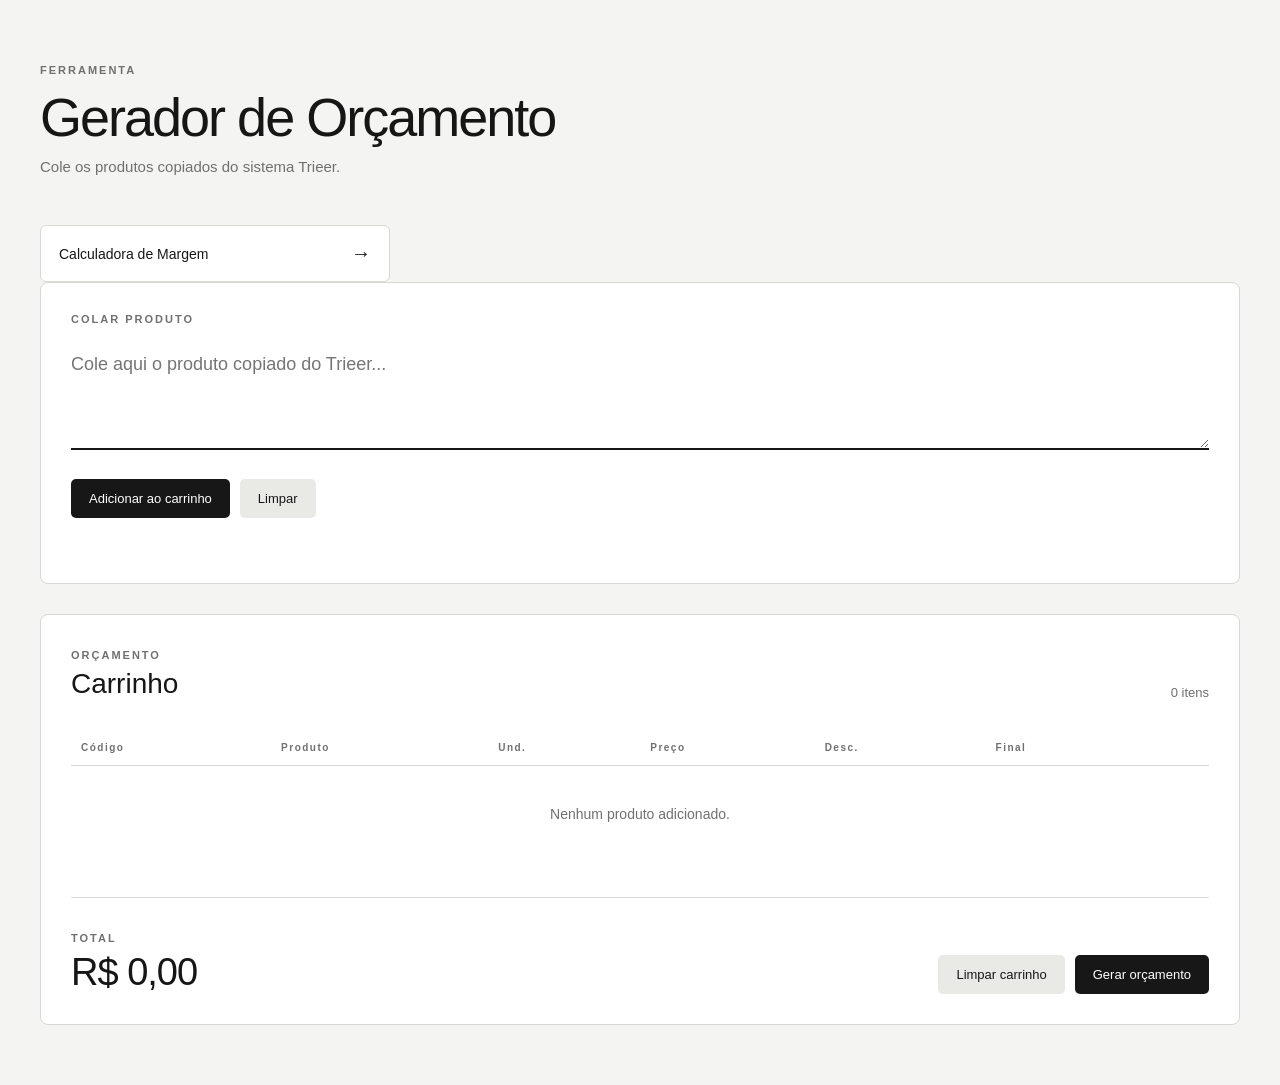
<file: index.html>
<!DOCTYPE html>
<html lang="pt-BR">
<head>
    <meta charset="UTF-8">
    <meta name="viewport" content="width=device-width, initial-scale=1.0">

    <title>Gerador de Orçamento</title>

    <link rel="stylesheet" href="./assets/css/style.css">
</head>

<body>

    <main class="container">

        <header class="header">
            <div>
                <span class="label">FERRAMENTA</span>
                <h1>Gerador de Orçamento</h1>
                <p>Cole os produtos copiados do sistema Trieer.</p>
            </div>
        </header>
        <a href="assets/pages/calcMargem.html" class="tool-link">
            Calculadora de Margem
            <span>→</span>
        </a>
        <section class="input-section">

            <label for="produto-input">COLAR PRODUTO</label>

            <textarea
                id="produto-input"
                placeholder="Cole aqui o produto copiado do Trieer..."
                autofocus
            ></textarea>

            <div class="actions">
                <button id="adicionar-btn" class="btn btn-primary">
                    Adicionar ao carrinho
                </button>

                <button id="limpar-input-btn" class="btn btn-secondary">
                    Limpar
                </button>
            </div>

            <p id="mensagem" class="mensagem"></p>

        </section>


        <section class="carrinho-section">

            <div class="section-header">
                <div>
                    <span class="label">ORÇAMENTO</span>
                    <h2>Carrinho</h2>
                </div>

                <span id="quantidade-itens" class="contador">
                    0 itens
                </span>
            </div>


            <div class="table-wrapper">

                <table>

                    <thead>
                        <tr>
                            <th>Código</th>
                            <th>Produto</th>
                            <th>Und.</th>
                            <th>Preço</th>
                            <th>Desc.</th>
                            <th>Final</th>
                            <th></th>
                        </tr>
                    </thead>

                    <tbody id="carrinho">
                    </tbody>

                </table>

                <div id="carrinho-vazio" class="carrinho-vazio">
                    Nenhum produto adicionado.
                </div>

            </div>


            <div class="resumo">

                <div>
                    <span class="label">TOTAL</span>
                    <strong id="total">R$ 0,00</strong>
                </div>

                <div class="resumo-actions">

                    <button id="limpar-carrinho-btn" class="btn btn-secondary">
                        Limpar carrinho
                    </button>

                    <button id="gerar-btn" class="btn btn-primary">
                        Gerar orçamento
                    </button>

                </div>

            </div>

        </section>

    </main>

    <script src="./assets/js/script.js"></script>

</body>
</html>
</file>
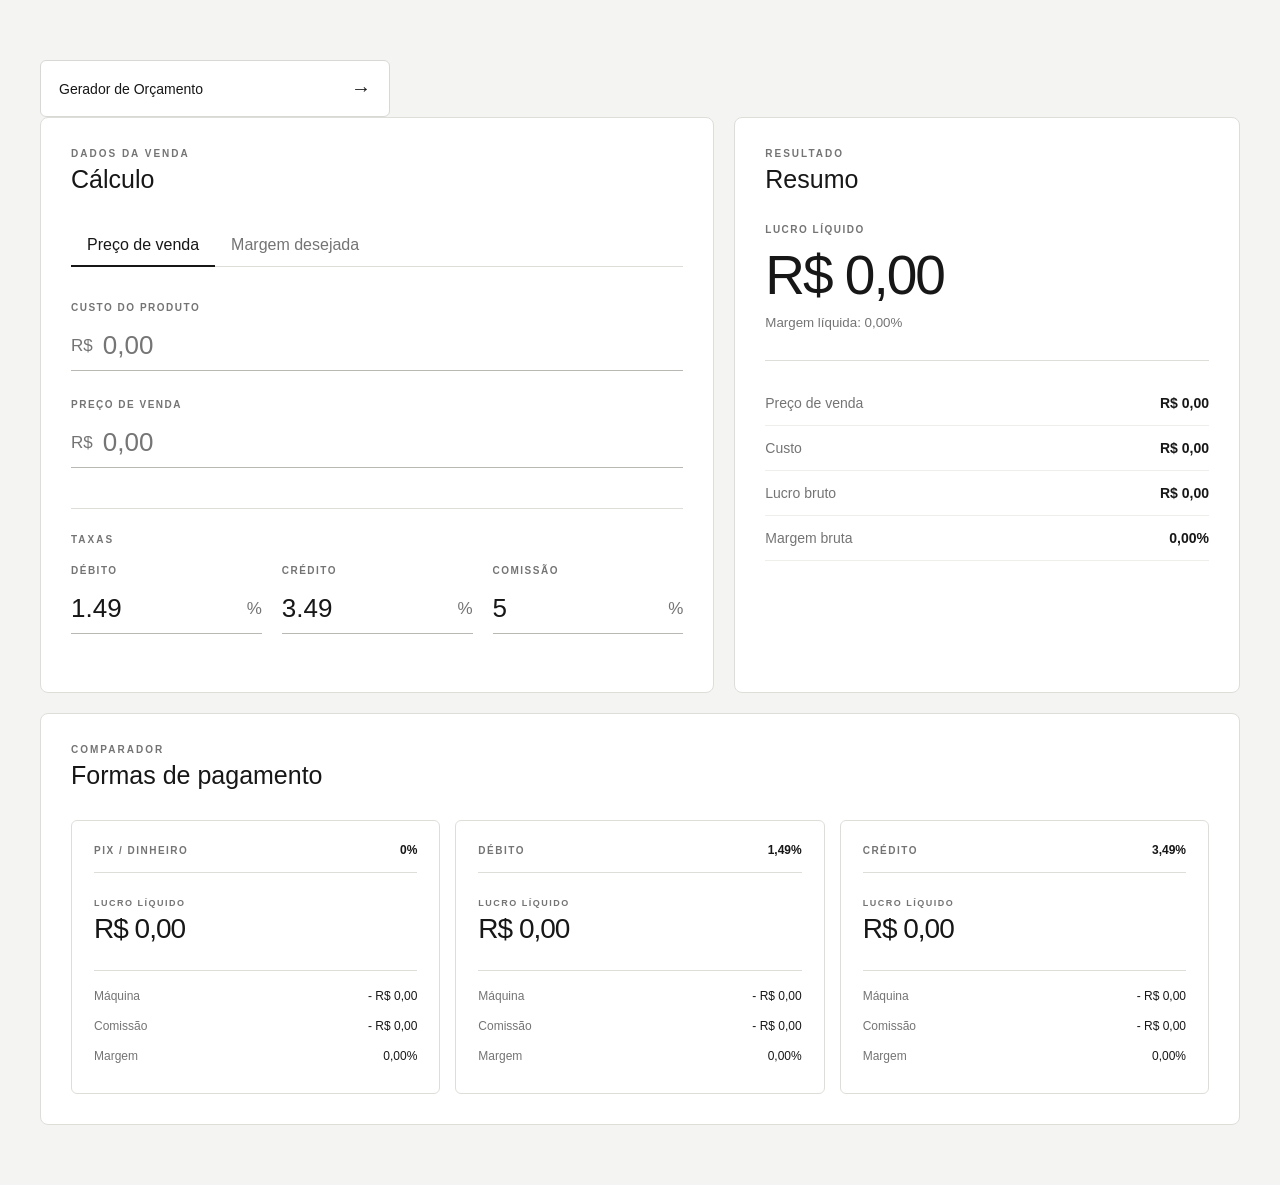
<file: assets/pages/calcMargem.html>
<!DOCTYPE html>
<html lang="pt-BR">

<head>
    <meta charset="UTF-8">

    <meta
        name="viewport"
        content="width=device-width, initial-scale=1.0"
    >

    <title>Calculadora de Margem</title>

    <link
        rel="stylesheet"
        href="../css/calcMargem.css"
    >
</head>

<body>
    
    <main class="container">
        <a href="../../index.html" class="tool-link">
            Gerador de Orçamento
            <span>→</span>
        </a>

        <!-- HEADER -->
        <!-- CALCULADORA -->

        <section class="calculator">

            <!-- ENTRADA -->

            <div class="inputs">

                <div class="section-title">

                    <span class="label">
                        DADOS DA VENDA
                    </span>

                    <h2>
                        Cálculo
                    </h2>

                </div>


                <!-- MODO -->

                <div class="mode-selector">

                    <button
                        class="mode active"
                        data-mode="venda"
                    >
                        Preço de venda
                    </button>

                    <button
                        class="mode"
                        data-mode="margem"
                    >
                        Margem desejada
                    </button>

                </div>


                <!-- CUSTO -->

                <div class="input-group">

                    <label for="custo">
                        CUSTO DO PRODUTO
                    </label>

                    <div class="money-input">

                        <span>R$</span>

                        <input
                            type="number"
                            id="custo"
                            min="0"
                            step="0.01"
                            placeholder="0,00"
                        >

                    </div>

                </div>


                <!-- VENDA -->

                <div
                    class="input-group"
                    id="grupo-venda"
                >

                    <label for="venda">
                        PREÇO DE VENDA
                    </label>

                    <div class="money-input">

                        <span>R$</span>

                        <input
                            type="number"
                            id="venda"
                            min="0"
                            step="0.01"
                            placeholder="0,00"
                        >

                    </div>

                </div>


                <!-- MARGEM -->

                <div
                    class="input-group hidden"
                    id="grupo-margem"
                >

                    <label for="margem">
                        MARGEM LÍQUIDA DESEJADA
                    </label>

                    <div class="percentage-input">

                        <input
                            type="number"
                            id="margem"
                            min="0"
                            max="99"
                            step="0.01"
                            placeholder="0"
                        >

                        <span>%</span>

                    </div>

                </div>


                <!-- TAXAS -->

                <div class="taxas">

                    <span class="label">
                        TAXAS
                    </span>


                    <div class="tax-grid">

                        <div class="input-group">

                            <label for="debito">
                                DÉBITO
                            </label>

                            <div class="percentage-input">

                                <input
                                    type="number"
                                    id="debito"
                                    min="0"
                                    step="0.01"
                                    value="1.49"
                                >

                                <span>%</span>

                            </div>

                        </div>


                        <div class="input-group">

                            <label for="credito">
                                CRÉDITO
                            </label>

                            <div class="percentage-input">

                                <input
                                    type="number"
                                    id="credito"
                                    min="0"
                                    step="0.01"
                                    value="3.49"
                                >

                                <span>%</span>

                            </div>

                        </div>


                        <div class="input-group">

                            <label for="comissao">
                                COMISSÃO
                            </label>

                            <div class="percentage-input">

                                <input
                                    type="number"
                                    id="comissao"
                                    min="0"
                                    step="0.01"
                                    value="5"
                                >

                                <span>%</span>

                            </div>

                        </div>

                    </div>

                </div>

            </div>


            <!-- RESULTADO -->

            <div class="results">

                <div class="section-title">

                    <span class="label">
                        RESULTADO
                    </span>

                    <h2>
                        Resumo
                    </h2>

                </div>


                <div class="main-result">

                    <span id="main-result-label">
                        LUCRO LÍQUIDO
                    </span>

                    <strong id="main-result">
                        R$ 0,00
                    </strong>

                    <small id="main-margin">
                        Margem líquida: 0,00%
                    </small>

                </div>


                <div class="result-list">

                    <div class="result-row">

                        <span>
                            Preço de venda
                        </span>

                        <strong id="resultado-venda">
                            R$ 0,00
                        </strong>

                    </div>


                    <div class="result-row">

                        <span>
                            Custo
                        </span>

                        <strong id="resultado-custo">
                            R$ 0,00
                        </strong>

                    </div>


                    <div class="result-row">

                        <span>
                            Lucro bruto
                        </span>

                        <strong id="lucro-bruto">
                            R$ 0,00
                        </strong>

                    </div>


                    <div class="result-row">

                        <span>
                            Margem bruta
                        </span>

                        <strong id="margem-bruta">
                            0,00%
                        </strong>

                    </div>

                </div>

            </div>

        </section>


        <!-- COMPARADOR -->

        <section class="comparison">

            <div class="section-title">

                <span class="label">
                    COMPARADOR
                </span>

                <h2>
                    Formas de pagamento
                </h2>

            </div>


            <div class="cards">

                <!-- PIX -->

                <article class="card">

                    <div class="card-header">

                        <span>
                            PIX / DINHEIRO
                        </span>

                        <strong>
                            0%
                        </strong>

                    </div>

                    <div class="card-value">

                        <small>
                            LUCRO LÍQUIDO
                        </small>

                        <strong id="pix-lucro">
                            R$ 0,00
                        </strong>

                    </div>

                    <div class="card-info">

                        <div>
                            <span>Máquina</span>
                            <strong id="pix-taxa">
                                R$ 0,00
                            </strong>
                        </div>

                        <div>
                            <span>Comissão</span>
                            <strong id="pix-comissao">
                                R$ 0,00
                            </strong>
                        </div>

                        <div>
                            <span>Margem</span>
                            <strong id="pix-margem">
                                0,00%
                            </strong>
                        </div>

                    </div>

                </article>


                <!-- DÉBITO -->

                <article class="card">

                    <div class="card-header">

                        <span>
                            DÉBITO
                        </span>

                        <strong id="debito-label">
                            0%
                        </strong>

                    </div>

                    <div class="card-value">

                        <small>
                            LUCRO LÍQUIDO
                        </small>

                        <strong id="debito-lucro">
                            R$ 0,00
                        </strong>

                    </div>

                    <div class="card-info">

                        <div>
                            <span>Máquina</span>
                            <strong id="debito-taxa">
                                R$ 0,00
                            </strong>
                        </div>

                        <div>
                            <span>Comissão</span>
                            <strong id="debito-comissao">
                                R$ 0,00
                            </strong>
                        </div>

                        <div>
                            <span>Margem</span>
                            <strong id="debito-margem">
                                0,00%
                            </strong>
                        </div>

                    </div>

                </article>


                <!-- CRÉDITO -->

                <article class="card">

                    <div class="card-header">

                        <span>
                            CRÉDITO
                        </span>

                        <strong id="credito-label">
                            0%
                        </strong>

                    </div>

                    <div class="card-value">

                        <small>
                            LUCRO LÍQUIDO
                        </small>

                        <strong id="credito-lucro">
                            R$ 0,00
                        </strong>

                    </div>

                    <div class="card-info">

                        <div>
                            <span>Máquina</span>
                            <strong id="credito-taxa">
                                R$ 0,00
                            </strong>
                        </div>

                        <div>
                            <span>Comissão</span>
                            <strong id="credito-comissao">
                                R$ 0,00
                            </strong>
                        </div>

                        <div>
                            <span>Margem</span>
                            <strong id="credito-margem">
                                0,00%
                            </strong>
                        </div>

                    </div>

                </article>

            </div>

        </section>

    </main>


    <script src="../js/calcMargem.js"></script>

</body>

</html>
</file>
<file: assets/css/style.css>
* {
    margin: 0;
    padding: 0;
    box-sizing: border-box;
}

:root {
    --background: #f4f4f2;
    --surface: #ffffff;

    --text: #161616;
    --text-secondary: #707070;

    --border: #d8d8d4;
    --border-dark: #aaa;

    --primary: #171717;
    --primary-hover: #333;

    --danger: #b42318;

    --radius: 8px;
}

body {
    min-height: 100vh;

    background: var(--background);
    color: var(--text);

    font-family:
        Inter,
        -apple-system,
        BlinkMacSystemFont,
        "Segoe UI",
        sans-serif;
}

button,
textarea {
    font: inherit;
}

.container {
    width: min(1200px, calc(100% - 40px));

    margin: 0 auto;
    padding: 60px 0;
}


/* HEADER */

.header {
    margin-bottom: 50px;
}

.header h1 {
    font-size: clamp(32px, 5vw, 54px);
    font-weight: 500;

    letter-spacing: -2px;

    margin-top: 8px;
}

.header p {
    margin-top: 10px;

    color: var(--text-secondary);

    font-size: 15px;
}

.label {
    font-size: 11px;
    font-weight: 600;

    letter-spacing: 2px;

    color: var(--text-secondary);
}


/* INPUT */

.input-section {
    background: var(--surface);

    padding: 30px;

    border: 1px solid var(--border);
    border-radius: var(--radius);

    margin-bottom: 30px;
}

.input-section label {
    display: block;

    margin-bottom: 15px;

    font-size: 11px;
    font-weight: 600;

    letter-spacing: 2px;

    color: var(--text-secondary);
}

textarea {
    width: 100%;
    min-height: 110px;

    resize: vertical;

    border: none;
    border-bottom: 2px solid var(--border);

    outline: none;

    background: transparent;

    padding: 10px 0;

    font-size: 18px;
    line-height: 1.6;

    transition: border-color 0.2s;
}

textarea:focus {
    border-color: var(--text);
}


/* BUTTONS */

.actions {
    display: flex;
    gap: 10px;

    margin-top: 25px;
}

.btn {
    border: none;

    padding: 12px 18px;

    border-radius: 5px;

    cursor: pointer;

    font-size: 13px;
    font-weight: 500;

    transition:
        background 0.2s,
        opacity 0.2s;
}

.btn-primary {
    background: var(--primary);
    color: white;
}

.btn-primary:hover {
    background: var(--primary-hover);
}

.btn-secondary {
    background: #e9e9e6;
    color: var(--text);
}

.btn-secondary:hover {
    background: #ddddda;
}


/* MENSAGEM */

.mensagem {
    min-height: 20px;

    margin-top: 15px;

    font-size: 13px;

    color: var(--text-secondary);
}

.mensagem.erro {
    color: var(--danger);
}

.mensagem.sucesso {
    color: #267a39;
}


/* CARRINHO */

.carrinho-section {
    background: var(--surface);

    padding: 30px;

    border: 1px solid var(--border);
    border-radius: var(--radius);
}

.section-header {
    display: flex;
    align-items: flex-end;
    justify-content: space-between;

    margin-bottom: 30px;
}

.section-header h2 {
    margin-top: 5px;

    font-size: 28px;
    font-weight: 500;
}

.contador {
    font-size: 13px;

    color: var(--text-secondary);
}


/* TABLE */

.table-wrapper {
    overflow-x: auto;
}

table {
    width: 100%;

    border-collapse: collapse;
}

th {
    padding: 12px 10px;

    border-bottom: 1px solid var(--border);

    text-align: left;

    font-size: 10px;
    font-weight: 600;

    letter-spacing: 1.5px;

    color: var(--text-secondary);
}

td {
    padding: 17px 10px;

    border-bottom: 1px solid #eeeeeb;

    font-size: 14px;
}

td:nth-child(2) {
    min-width: 250px;
}

.preco-final {
    font-weight: 600;
}

.remover {
    border: none;
    background: transparent;

    cursor: pointer;

    color: var(--danger);

    font-size: 18px;
}

.carrinho-vazio {
    padding: 40px 10px;

    text-align: center;

    color: var(--text-secondary);

    font-size: 14px;
}


/* RESUMO */

.resumo {
    display: flex;
    align-items: flex-end;
    justify-content: space-between;

    gap: 20px;

    margin-top: 35px;
    padding-top: 30px;

    border-top: 1px solid var(--border);
}

.resumo strong {
    display: block;

    margin-top: 5px;

    font-size: 38px;
    font-weight: 500;

    letter-spacing: -1px;
}

.resumo-actions {
    display: flex;
    gap: 10px;
}


/* MOBILE */

@media (max-width: 700px) {

    .container {
        width: calc(100% - 24px);

        padding: 30px 0;
    }

    .header {
        margin-bottom: 30px;
    }

    .header h1 {
        letter-spacing: -1px;
    }

    .input-section,
    .carrinho-section {
        padding: 20px;
    }

    .actions {
        flex-direction: column;
    }

    .btn {
        width: 100%;
    }

    .resumo {
        flex-direction: column;
        align-items: stretch;
    }

    .resumo-actions {
        flex-direction: column;
    }

    .resumo strong {
        font-size: 32px;
    }

}

.tool-link {
    display: flex;
    align-items: center;
    justify-content: space-between;

    width: 100%;
    max-width: 350px;

    padding: 16px 18px;

    border: 1px solid #d8d8d4;
    border-radius: 6px;

    background: #fff;
    color: #171717;

    text-decoration: none;

    font-size: 14px;
    font-weight: 500;

    transition:
        border-color 0.2s,
        background 0.2s;
}

.tool-link:hover {
    border-color: #171717;
    background: #f7f7f5;
}

.tool-link span {
    font-size: 20px;
}
</file>
<file: assets/css/calcMargem.css>
* {
    margin: 0;
    padding: 0;
    box-sizing: border-box;
}

:root {
    --background: #f4f4f2;
    --surface: #ffffff;

    --text: #171717;
    --muted: #747474;

    --border: #deded9;
    --border-dark: #b9b9b4;

    --primary: #171717;

    --positive: #267a39;
    --negative: #b42318;

    --radius: 8px;
}

body {
    min-height: 100vh;

    background: var(--background);
    color: var(--text);

    font-family:
        Inter,
        -apple-system,
        BlinkMacSystemFont,
        "Segoe UI",
        sans-serif;
}

button,
input {
    font: inherit;
}

.container {
    width: min(1200px, calc(100% - 40px));

    margin: 0 auto;
    padding: 60px 0;
}


/* HEADER */

.header {
    margin-bottom: 50px;
}

.label {
    display: block;

    font-size: 10px;
    font-weight: 600;

    letter-spacing: 2px;

    color: var(--muted);
}

.header h1 {
    margin-top: 8px;

    font-size: clamp(34px, 5vw, 54px);
    font-weight: 500;

    letter-spacing: -2px;
}

.header p {
    max-width: 600px;

    margin-top: 12px;

    color: var(--muted);

    line-height: 1.6;
}


/* CALCULATOR */

.calculator {
    display: grid;

    grid-template-columns:
        minmax(0, 1fr)
        minmax(350px, 0.75fr);

    gap: 20px;
}


/* PANELS */

.inputs,
.results,
.comparison {
    background: var(--surface);

    border: 1px solid var(--border);
    border-radius: var(--radius);

    padding: 30px;
}

.section-title {
    margin-bottom: 30px;
}

.section-title h2 {
    margin-top: 6px;

    font-size: 25px;
    font-weight: 500;
}


/* MODE */

.mode-selector {
    display: flex;

    margin-bottom: 35px;

    border-bottom: 1px solid var(--border);
}

.mode {
    position: relative;

    padding: 12px 16px;

    border: 0;

    background: transparent;

    color: var(--muted);

    cursor: pointer;
}

.mode.active {
    color: var(--text);
}

.mode.active::after {
    content: "";

    position: absolute;

    left: 0;
    right: 0;
    bottom: -1px;

    height: 2px;

    background: var(--text);
}


/* INPUTS */

.input-group {
    margin-bottom: 28px;
}

.input-group label {
    display: block;

    margin-bottom: 8px;

    font-size: 10px;
    font-weight: 600;

    letter-spacing: 1.5px;

    color: var(--muted);
}

.money-input,
.percentage-input {
    display: flex;
    align-items: center;

    gap: 10px;

    border-bottom: 1px solid var(--border-dark);

    transition: border-color .2s;
}

.money-input:focus-within,
.percentage-input:focus-within {
    border-color: var(--text);
}

.money-input span,
.percentage-input span {
    color: var(--muted);

    font-size: 17px;
}

input {
    width: 100%;

    border: 0;
    outline: 0;

    background: transparent;

    padding: 9px 0;

    color: var(--text);

    font-size: 26px;
    font-weight: 400;
}

input::-webkit-inner-spin-button,
input::-webkit-outer-spin-button {
    appearance: none;
    margin: 0;
}


/* TAXAS */

.taxas {
    margin-top: 40px;
    padding-top: 25px;

    border-top: 1px solid var(--border);
}

.tax-grid {
    display: grid;

    grid-template-columns:
        repeat(3, 1fr);

    gap: 20px;

    margin-top: 20px;
}


/* RESULT */

.main-result {
    padding-bottom: 30px;

    border-bottom: 1px solid var(--border);
}

.main-result > span {
    display: block;

    margin-bottom: 8px;

    font-size: 10px;
    font-weight: 600;

    letter-spacing: 1.5px;

    color: var(--muted);
}

.main-result > strong {
    display: block;

    font-size: clamp(38px, 5vw, 55px);
    font-weight: 500;

    letter-spacing: -2px;
}

.main-result small {
    display: block;

    margin-top: 8px;

    color: var(--muted);
}

.result-list {
    margin-top: 20px;
}

.result-row {
    display: flex;

    justify-content: space-between;
    align-items: center;

    gap: 20px;

    padding: 14px 0;

    border-bottom: 1px solid #eeeeeb;
}

.result-row span {
    color: var(--muted);

    font-size: 14px;
}

.result-row strong {
    font-size: 14px;
}


/* COMPARISON */

.comparison {
    margin-top: 20px;
}

.cards {
    display: grid;

    grid-template-columns:
        repeat(3, 1fr);

    gap: 15px;
}

.card {
    border: 1px solid var(--border);

    border-radius: 6px;

    padding: 22px;
}

.card-header {
    display: flex;

    justify-content: space-between;
    align-items: center;

    gap: 10px;

    padding-bottom: 15px;

    border-bottom: 1px solid var(--border);
}

.card-header span {
    font-size: 10px;
    font-weight: 600;

    letter-spacing: 1.5px;

    color: var(--muted);
}

.card-header strong {
    font-size: 12px;
}

.card-value {
    padding: 25px 0;
}

.card-value small {
    display: block;

    margin-bottom: 5px;

    font-size: 9px;
    font-weight: 600;

    letter-spacing: 1.5px;

    color: var(--muted);
}

.card-value strong {
    font-size: 28px;
    font-weight: 500;

    letter-spacing: -1px;
}

.card-info {
    border-top: 1px solid var(--border);

    padding-top: 10px;
}

.card-info div {
    display: flex;

    justify-content: space-between;

    padding: 8px 0;

    font-size: 12px;
}

.card-info span {
    color: var(--muted);
}

.card-info strong {
    font-weight: 500;
}


/* UTIL */

.hidden {
    display: none;
}

.positive {
    color: var(--positive);
}

.negative {
    color: var(--negative);
}


/* TABLET */

@media (max-width: 900px) {

    .calculator {
        grid-template-columns: 1fr;
    }

    .cards {
        grid-template-columns: 1fr;
    }

}


/* MOBILE */

@media (max-width: 600px) {

    .container {
        width: calc(100% - 24px);

        padding: 30px 0;
    }

    .header {
        margin-bottom: 30px;
    }

    .header h1 {
        letter-spacing: -1px;
    }

    .inputs,
    .results,
    .comparison {
        padding: 20px;
    }

    .mode-selector {
        flex-direction: column;

        border-bottom: 0;
    }

    .mode {
        text-align: left;

        border-bottom: 1px solid var(--border);
    }

    .tax-grid {
        grid-template-columns: 1fr;
    }

}

.tool-link {
    display: flex;
    align-items: center;
    justify-content: space-between;

    width: 100%;
    max-width: 350px;

    padding: 16px 18px;

    border: 1px solid #d8d8d4;
    border-radius: 6px;

    background: #fff;
    color: #171717;

    text-decoration: none;

    font-size: 14px;
    font-weight: 500;

    transition:
        border-color 0.2s,
        background 0.2s;
}

.tool-link:hover {
    border-color: #171717;
    background: #f7f7f5;
}

.tool-link span {
    font-size: 20px;
}
</file>
